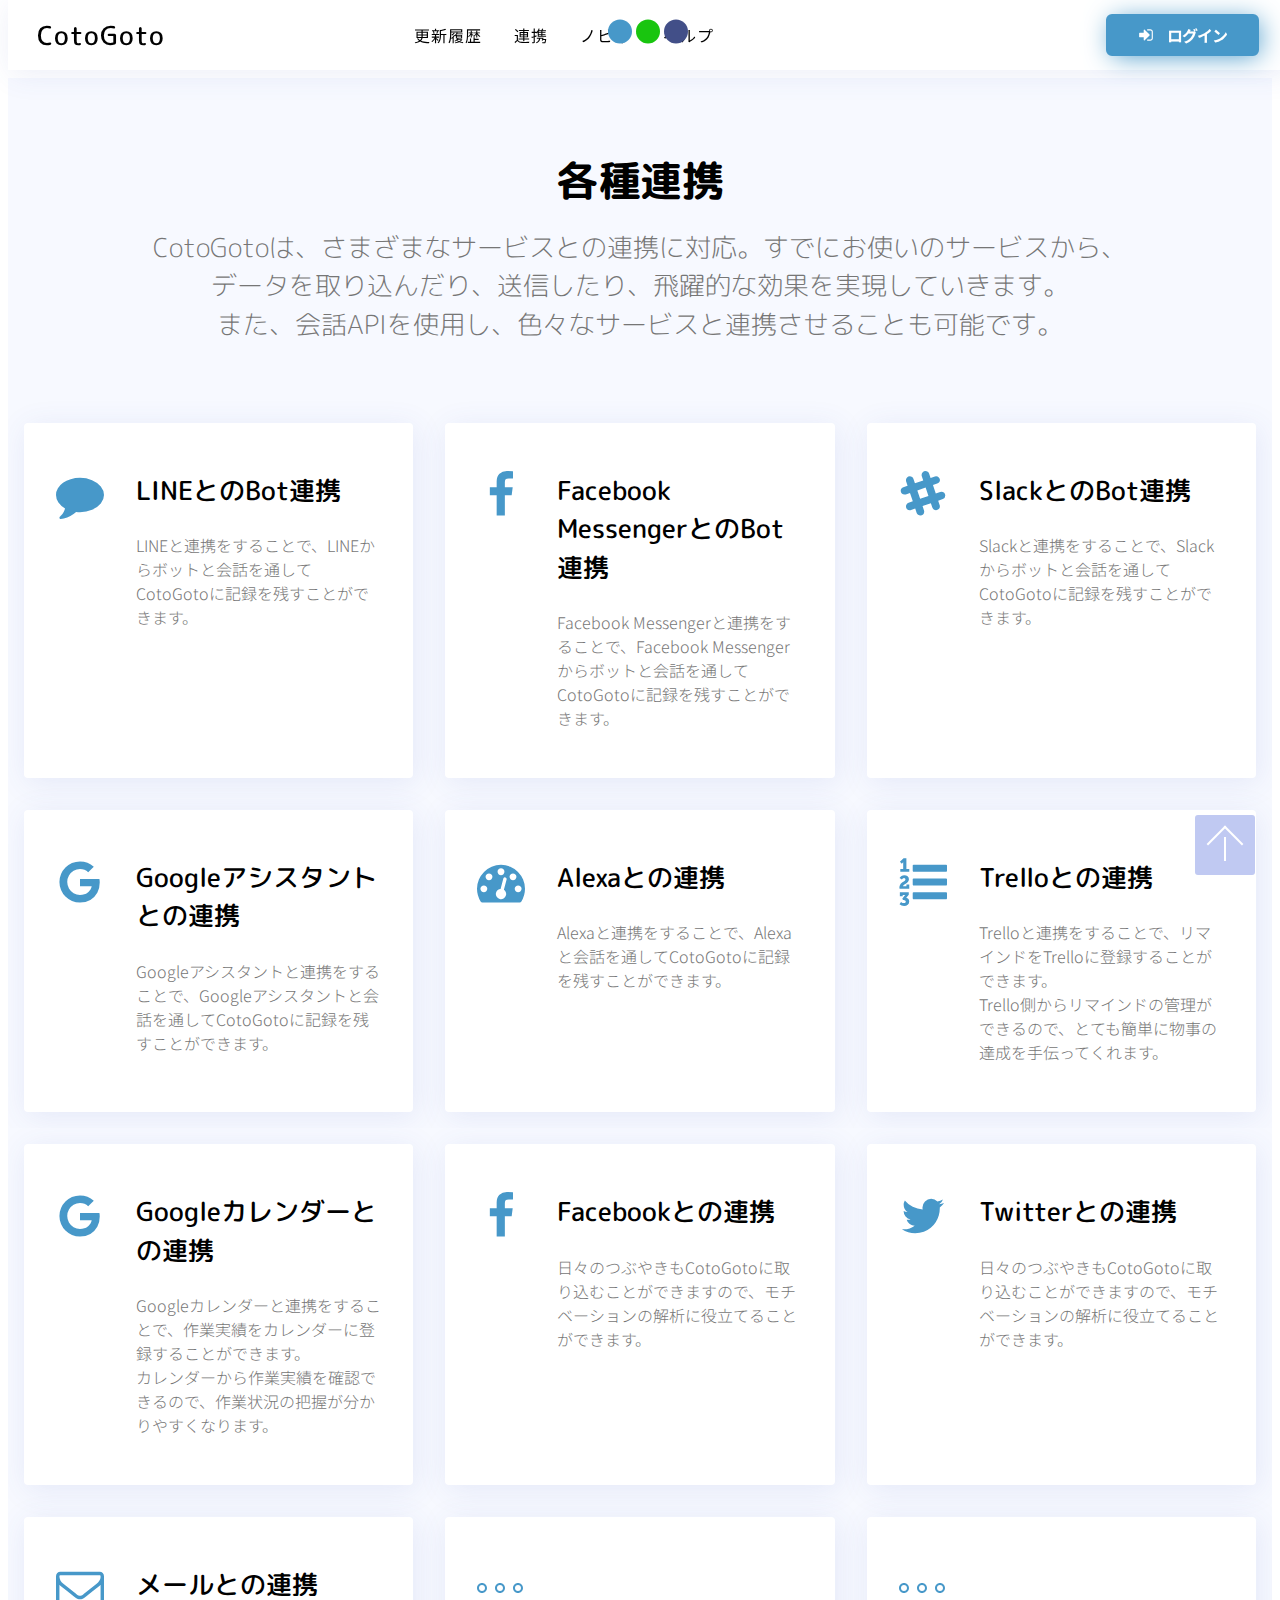
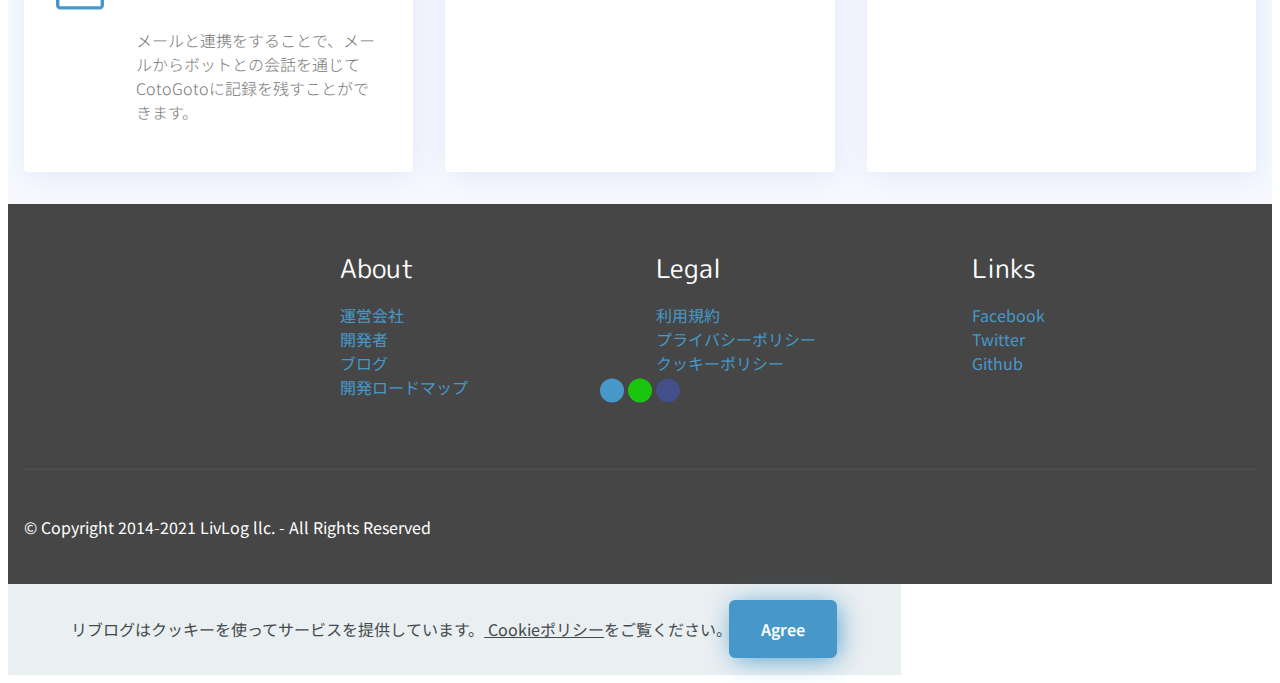
<file: docs/integration.html>
<!DOCTYPE html>
<html amp >
<head>
  
  <meta charset="UTF-8">
  <meta http-equiv="X-UA-Compatible" content="IE=edge">
  
  <meta name="viewport" content="width=device-width, initial-scale=1, minimum-scale=1">
  <link rel="shortcut icon" href="assets/images/icon-90x90.png" type="image/x-icon">
  <meta name="description" content="CotoGotoは、さまざまなサービスとの連携に対応。すでにお使いのサービスから、データを取り込んだり、送信したり、飛躍的な効果を実現していきます。また、会話APIを使用し、色々なサービスと連携させることも可能です。">
  <meta name="amp-script-src" content="">
  
  <title>各種連携 ・ CotoGoto(コトゴト)</title>
  
<link rel="canonical" href="https://www.cotogoto.ai/integration.html">
 <style amp-boilerplate>body{-webkit-animation:-amp-start 8s steps(1,end) 0s 1 normal both;-moz-animation:-amp-start 8s steps(1,end) 0s 1 normal both;-ms-animation:-amp-start 8s steps(1,end) 0s 1 normal both;animation:-amp-start 8s steps(1,end) 0s 1 normal both}@-webkit-keyframes -amp-start{from{visibility:hidden}to{visibility:visible}}@-moz-keyframes -amp-start{from{visibility:hidden}to{visibility:visible}}@-ms-keyframes -amp-start{from{visibility:hidden}to{visibility:visible}}@-o-keyframes -amp-start{from{visibility:hidden}to{visibility:visible}}@keyframes -amp-start{from{visibility:hidden}to{visibility:visible}}</style>
<noscript><style amp-boilerplate>body{-webkit-animation:none;-moz-animation:none;-ms-animation:none;animation:none}</style></noscript>
<link href="https://fonts.googleapis.com/css?family=M+PLUS+Rounded+1c:100,300,400,500,700,800,900&display=swap" rel="stylesheet">
 <link href="https://fonts.googleapis.com/css?family=Noto+Sans+JP:100,300,400,500,700,900&display=swap" rel="stylesheet">
 
 <style amp-custom> 
.gdpr-block{padding: 10px;font-size: 14px;display: block;width: 100%;text-align: center;}.gdpr-block.covert {display: none;}.textGDPR{position: relative;}.gdpr-block label span.textGDPR input[name='gdpr']{ width: 15px;height: 15px;margin: 0;position: absolute;top: 3px;left: -20px;}.gdpr-block label{color: #a7a7a7;vertical-align: middle;user-select: none;margin-bottom: 0;}div,span,h1,h2,h3,h4,h5,h6,p,blockquote,a,ol,ul,li,figcaption,textarea,input{font:inherit}*{box-sizing:border-box;outline:none}*:focus{outline:none}body{position:relative;font-style:normal;line-height:1.5;color:#000000}section{background-color:#ffffff;background-position:50% 50%;background-repeat:no-repeat;background-size:cover;overflow:hidden;padding:30px 0}section,.container,.container-fluid{position:relative;word-wrap:break-word}h1,h2,h3,h4,h5,h6{margin:0;padding:0}p,li,blockquote{letter-spacing:0px;line-height:1.7}ul,ol,blockquote,p{margin-bottom:0;margin-top:0}a{cursor:pointer}a,a:hover{text-decoration:none}a.mbr-iconfont:hover{text-decoration:none}h1,h2,h3,h4,h5,h6,.display-1,.display-2,.display-4,.display-5,.display-7{word-break:break-word;word-wrap:break-word}b,strong{font-weight:bold}blockquote{padding:10px 0 10px 20px;position:relative;border-left:3px solid}input:-webkit-autofill,input:-webkit-autofill:hover,input:-webkit-autofill:focus,input:-webkit-autofill:active{transition-delay:9999s;transition-property:background-color,color}html,body{height:auto;min-height:100vh}.mbr-section-title{margin:0;padding:0;font-style:normal;line-height:1.2;width:100%}.mbr-section-subtitle{line-height:1.3;width:100%}.mbr-text{font-style:normal;line-height:1.6;width:100%}.mbr-figure{align-self:center}.btn{text-align:center;position:relative;margin:0.4rem 0.8rem;font-weight:600;border-width:2px;letter-spacing:-1px;word-spacing:1.5px;border-style:solid;font-style:normal;white-space:normal;transition:all 0.2s ease-in-out,box-shadow 2s ease-in-out;display:inline-flex;align-items:center;justify-content:center;word-break:break-word;line-height:1.5}.btn-form{padding:1rem 2rem}.btn-form:hover{cursor:pointer}.note-popover .btn:after{display:none}.card-title{margin:0}.card-img{border-radius:0;width:auto;flex-shrink:0}.card-img img{width:100%}.card{position:relative;background-color:transparent;border:none;border-radius:0;width:100%;padding-left:1rem;padding-right:1rem}@media (max-width: 767px){.card:not(.last-child){padding-bottom:2rem}}.card .card-wrapper{height:100%;box-shadow:2.5px 4.33px 30px 0 rgba(64,87,191,0.1);transition:all 0.3s}.card .card-wrapper:hover{box-shadow:2.5px 4.33px 30px 0 rgba(64,87,191,0.2)}@media (max-width: 767px){.card .card-wrapper{flex-direction:column}}.card img{height:100%;-o-object-fit:cover;object-fit:cover;-o-object-position:center;object-position:center}@media (min-width: 992px){.lg-pb{padding-bottom:3rem}}@media (max-width: 991px){.md-pb{padding-bottom:2rem}}.card-inner,.items-list{display:flex;flex-direction:column}.items-list{list-style-type:none;padding:0}.items-list .list-item{padding:1rem 2rem}.card-head{padding:1.5rem 2rem}.card-price-wrap{padding:1rem 2rem;display:flex;flex-direction:column}.card-button{padding:1rem;margin:0}.gallery-img-wrap{position:relative;height:100%}.gallery-img-wrap:hover{cursor:pointer}.gallery-img-wrap:hover span,.gallery-img-wrap:hover .caption-on-hover{opacity:1}.gallery-img-wrap:hover:after{opacity:0.5}.gallery-img-wrap amp-img{height:100%}.gallery-img-wrap:after{content:"";position:absolute;top:0;bottom:0;left:0;right:0;background:#000;opacity:0;transition:opacity 0.3s;pointer-events:none}.gallery-img-wrap span,.gallery-img-wrap .img-caption{position:absolute;z-index:3;pointer-events:none}.gallery-img-wrap span,.gallery-img-wrap .caption-on-hover{opacity:0;transition:opacity 0.3s}.gallery-img-wrap span{left:50%;top:50%;-webkit-transform:translate(-50%,-50%);transform:translate(-50%,-50%);color:#000;background-color:#fff;font-size:1rem;width:2rem;height:2rem;padding:0.5rem;border-radius:50%}.gallery-img-wrap .img-caption{left:0;right:0}.gallery-img-wrap .img-caption.caption-top{top:0}.gallery-img-wrap .img-caption.caption-bottom{bottom:0}.gallery-img-wrap .img-caption:not(.caption-on-hover):after{content:"";position:absolute;top:0;left:0;right:0;height:100%;transition:opacity 0.3s;z-index:-1;pointer-events:none}.is-builder .gallery-img-wrap span{pointer-events:all}.is-builder .gallery-img-wrap .img-caption>*{pointer-events:all}.icons-list a{margin-right:1rem}.icons-list a:last-child{margin-right:0}.counter-container{position:relative}.counter-container ol li{margin-bottom:2rem}.counter-container.stylizedCounters ol{counter-reset:section}.counter-container.stylizedCounters ol li{z-index:3;list-style:none}.counter-container.stylizedCounters ol li:before{z-index:2;position:absolute;left:0px;counter-increment:section;content:counters(section,".") " ";text-align:center;margin:0 10px;line-height:37px;width:40px;height:40px;transition:all 0.2s;color:#232323;font-size:25px;border-radius:50%;font-weight:bold}.timeline-wrap{position:relative}.timeline-wrap .iconBackground{position:absolute;left:50%;width:20px;height:20px;line-height:30px;text-align:center;border-radius:50%;font-size:30px;display:inline-block;background-color:#232323;top:20px;margin-left:-10px}@media (max-width: 768px){.timeline-wrap .iconBackground{left:0}}.separline{position:relative}@media (max-width: 768px){.separline:not(.last-child){padding-bottom:2rem}}.separline:before{position:absolute;content:"";width:2px;background-color:#232323;left:calc(50% - 1px);height:calc(100% - 20px);top:40px}@media (max-width: 768px){.separline:before{left:0}}amp-image-lightbox a.control{position:absolute;width:32px;height:32px;right:48px;top:32px;z-index:1000}amp-image-lightbox a.control .close{position:relative}amp-image-lightbox a.control .close:before,amp-image-lightbox a.control .close:after{position:absolute;left:15px;content:" ";height:33px;width:2px;background-color:#fff}amp-image-lightbox a.control .close:before{-webkit-transform:rotate(45deg);transform:rotate(45deg)}amp-image-lightbox a.control .close:after{-webkit-transform:rotate(-45deg);transform:rotate(-45deg)}.hidden{visibility:hidden}.super-hide{display:none}.inactive{-webkit-user-select:none;-moz-user-select:none;-ms-user-select:none;user-select:none;pointer-events:none;-webkit-user-drag:none;user-drag:none}.popover-content ul.show{min-height:155px}.mbr-white{color:#ffffff}.mbr-black{color:#000000}.mbr-gray{color:#767676}.align-left{text-align:left}.align-left .list-item{justify-content:flex-start}.align-center{text-align:center}.align-center .list-item{justify-content:center}.align-right{text-align:right}.align-right .list-item{justify-content:flex-end}@media (max-width: 767px){.align-left,.align-center,.align-right{text-align:center}.align-left .list-item,.align-center .list-item,.align-right .list-item{justify-content:center}}.mbr-light{font-weight:300}.mbr-regular{font-weight:400}.mbr-semibold{font-weight:500}.mbr-bold{font-weight:700}.mbr-section-btn{margin-left:-0.8rem;margin-right:-0.8rem;font-size:0}nav .mbr-section-btn{margin-left:0rem;margin-right:0rem}.btn .mbr-iconfont,.btn.btn-sm .mbr-iconfont{cursor:pointer;margin-right:0.5rem}.btn.btn-md .mbr-iconfont,.btn.btn-md .mbr-iconfont{margin-right:0.8rem}[type="submit"]{-webkit-appearance:none}.mbr-fullscreen .mbr-overlay{min-height:100vh}.mbr-fullscreen{display:flex;display:-moz-flex;display:-ms-flex;display:-o-flex;align-items:center;-webkit-align-items:center;min-height:100vh;padding-top:3rem;padding-bottom:3rem}.mbr-overlay{bottom:0;left:0;position:absolute;right:0;top:0;z-index:0}.mbr-parallax-bg{bottom:0;left:0;opacity:0.5;position:absolute;right:0;top:0;z-index:0;background-position:50% 50%;background-repeat:no-repeat;background-size:cover}section.menu{min-height:70px}.menu-container{display:flex;justify-content:space-between;align-items:center;min-height:70px}@media (max-width: 991px){.menu-container{max-width:100%;padding:0 2rem}}@media (max-width: 767px){.menu-container{padding:0 1rem}}.navbar{z-index:100;width:100%}.navbar-fixed-top{position:fixed;top:0}.navbar-brand{display:flex;align-items:center;word-break:break-word;z-index:1}.navbar-logo{margin-right:0.8rem}@media (max-width: 767px){.navbar-logo amp-img{max-height:55px;max-width:55px}}.navbar-caption-wrap{display:flex}.navbar .navbar-collapse{display:flex;flex-basis:auto;align-items:center;justify-content:flex-end}@media (max-width: 991px){.navbar .navbar-collapse{display:none;position:absolute;top:0;right:0;min-height:100vh;padding:70px 2rem 1rem;z-index:1}}@media (max-width: 991px){.navbar.opened .navbar-collapse.show,.navbar.opened .navbar-collapse.collapsing{display:block}.is-builder .navbar-collapse{position:fixed}}.navbar-nav{list-style-type:none;display:flex;flex-wrap:wrap;padding-left:0;min-width:10rem}@media (max-width: 991px){.navbar-nav{flex-direction:column}}.navbar-nav .mbr-iconfont{margin-right:0.2rem}.nav-item{word-break:break-all}.nav-link{display:flex;align-items:center;justify-content:center}.nav-link,.navbar-caption{transition:all 0.2s;letter-spacing:1px}.nav-dropdown .dropdown-menu{min-width:10rem;padding-bottom:1.25rem;padding-top:1.25rem;position:absolute;left:0}.nav-dropdown .dropdown-menu .dropdown-item{line-height:2;display:flex;justify-content:center;align-items:center;padding:0.25rem 1.5rem;white-space:nowrap}.nav-dropdown .dropdown-menu .dropdown{position:relative}.dropdown-menu .dropdown:hover>.dropdown-menu{opacity:1;pointer-events:all}.nav-dropdown .dropdown-submenu{top:0;left:100%;margin:0}.nav-item.dropdown{position:relative}.nav-item.dropdown .dropdown-menu{opacity:0;pointer-events:none}.nav-item.dropdown:hover>.dropdown-menu{opacity:1;pointer-events:all}.link.dropdown-toggle:after{content:"";margin-left:0.25rem;border-top:0.35em solid;border-right:0.35em solid transparent;border-left:0.35em solid transparent;border-bottom:0}.navbar .dropdown.open>.dropdown-menu{display:block}@media (max-width: 991px){.is-builder .nav-dropdown .dropdown-menu{position:relative}.nav-dropdown .dropdown-submenu{left:0}.dropdown-item{padding:0.25rem 1.5rem;margin:0;justify-content:center}.dropdown-item:after{right:auto}.navbar.opened .dropdown-menu{top:0}.dropdown-toggle[data-toggle="dropdown-submenu"]:after{content:"";margin-left:0.25rem;border-top:0.35em solid;border-right:0.35em solid transparent;border-left:0.35em solid transparent;border-bottom:0;top:55%}}.navbar-buttons{display:flex;flex-wrap:wrap;align-items:center;justify-content:center}@media (max-width: 991px){.navbar-buttons{flex-direction:column}}.menu-social-list{display:flex;align-items:center;justify-content:center;flex-wrap:wrap}.menu-social-list a{font-size:1.5rem;margin:0 0.5rem}button.navbar-toggler{position:absolute;right:20px;top:25px;width:31px;height:20px;cursor:pointer;transition:all 0.2s;align-self:center}.hamburger span{position:absolute;right:0;width:30px;height:2px;border-right:5px}.hamburger span:nth-child(1){top:0;transition:all 0.2s}.hamburger span:nth-child(2){top:8px;transition:all 0.15s}.hamburger span:nth-child(3){top:8px;transition:all 0.15s}.hamburger span:nth-child(4){top:16px;transition:all 0.2s}nav.opened .navbar-toggler:not(.hide) .hamburger span:nth-child(1){top:8px;width:0;opacity:0;right:50%;transition:all 0.2s}nav.opened .navbar-toggler:not(.hide) .hamburger span:nth-child(2){-webkit-transform:rotate(45deg);transform:rotate(45deg);transition:all 0.25s}nav.opened .navbar-toggler:not(.hide) .hamburger span:nth-child(3){-webkit-transform:rotate(-45deg);transform:rotate(-45deg);transition:all 0.25s}nav.opened .navbar-toggler:not(.hide) .hamburger span:nth-child(4){top:8px;width:0;opacity:0;right:50%;transition:all 0.2s}.ampstart-btn.hamburger{position:absolute;top:25px;right:15px;margin-left:auto;width:30px;height:20px;background:none;border:none;cursor:pointer;z-index:1000}@media (min-width: 992px){.ampstart-btn,amp-sidebar{display:none}.dropdown-menu .dropdown-toggle:after{content:"";border-bottom:0.35em solid transparent;border-left:0.35em solid;border-right:0;border-top:0.35em solid transparent;margin-left:0.3rem;margin-top:-0.3077em;position:absolute;right:1.1538em;top:50%}}.close-sidebar{width:30px;height:30px;position:relative;cursor:pointer;background-color:transparent;border:none}.close-sidebar span{position:absolute;left:0;width:30px;height:2px;border-right:5px}.close-sidebar span:nth-child(1){-webkit-transform:rotate(45deg);transform:rotate(45deg)}.close-sidebar span:nth-child(2){-webkit-transform:rotate(-45deg);transform:rotate(-45deg)}.builder-sidebar{position:relative;min-height:100vh;z-index:1030;padding:1rem 2rem;max-width:20rem}.builder-sidebar .dropdown:hover>.dropdown-menu{position:relative;text-align:center}section.sidebar-open:before{content:"";position:fixed;top:0;bottom:0;right:0;left:0;background-color:rgba(0,0,0,0.2);z-index:1040}.map-placeholder{display:none}.map-placeholder h4{padding-top:5rem;color:#767676;text-align:center}.google-map{position:relative;width:100%}@media (max-width: 992px){.google-map{padding:0;margin:0}}.google-map [data-state-details]{color:#6b6763;font-family:Montserrat;height:1.5em;margin-top:-0.75em;padding-left:1.25rem;padding-right:1.25rem;position:absolute;text-align:center;top:50%;width:100%}.google-map[data-state]{background:#e9e5dc}.google-map[data-state="loading"] [data-state-details]{display:none}div[submit-success]>*{padding:1rem;margin-bottom:1rem}div[submit-error]>*{padding:1rem;margin-bottom:1rem}textarea[type="hidden"]{display:none}amp-img{width:100%}amp-img img{max-height:100%;max-width:100%}img.mbr-temp{width:100%}.rounded{border-radius:50%}.is-builder .nodisplay+img[async],.is-builder .nodisplay+img[decoding="async"],.is-builder amp-img>a+img[async],.is-builder amp-img>a+img[decoding="async"]{display:none}html:not(.is-builder) amp-img>a{position:absolute;top:0;bottom:0;left:0;right:0;z-index:1}.is-builder .temp-amp-sizer{position:absolute}.is-builder amp-youtube .temp-amp-sizer,.is-builder amp-vimeo .temp-amp-sizer{position:static}.is-builder section.horizontal-menu .ampstart-btn{display:none}.is-builder section.horizontal-menu .dropdown-menu{z-index:auto;opacity:1;pointer-events:auto}.is-builder section.horizontal-menu .nav-dropdown .link.dropdown-toggle[aria-expanded="true"]{margin-right:0;padding:0.667em 1em}.mobirise-spinner{position:absolute;top:50%;left:40%;margin-left:10%;-webkit-transform:translate3d(-50%,-50%,0);z-index:4}.mobirise-spinner em{width:24px;height:24px;background:#3ac;border-radius:100%;display:inline-block;-webkit-animation:slide 1s infinite}.mobirise-spinner em:nth-child(1){-webkit-animation-delay:0.1s}.mobirise-spinner em:nth-child(2){-webkit-animation-delay:0.2s}.mobirise-spinner em:nth-child(3){-webkit-animation-delay:0.3s}@-webkit-keyframes slide{0%{-webkit-transform:scale(1)}50%{opacity:0.3;-webkit-transform:scale(2)}100%{-webkit-transform:scale(1)}}@keyframes slide{0%{-webkit-transform:scale(1)}50%{opacity:0.3;-webkit-transform:scale(2)}100%{-webkit-transform:scale(1)}}.mobirise-loader .amp-active>div{display:none}.container{padding-right:1rem;padding-left:1rem;width:100%;margin-right:auto;margin-left:auto}@media (max-width: 767px){.container{max-width:540px}}@media (min-width: 768px){.container{max-width:720px}}@media (min-width: 992px){.container{max-width:960px}}@media (min-width: 1200px){.container{max-width:1340px}}.container-fluid{width:100%;margin-right:auto;margin-left:auto;padding-left:1rem;padding-right:1rem}.media-container-row{display:flex;flex-wrap:wrap}@media (min-width: 992px){.media-container-row{flex-wrap:nowrap}}.form-block{z-index:1;background-color:transparent;padding:3rem;position:relative;overflow:hidden}.form-block .mbr-overlay{z-index:-1}@media (max-width: 992px){.form-block{padding:1rem}}form input,form textarea,form select{width:100%;border:1px solid #e4e4e4;font-weight:300;letter-spacing:-1px;background-color:white;box-sizing:border-box;padding:1.5rem 0 1.5rem 1.5rem;border-radius:6px;box-shadow:2.5px 4.33px 30px 0 rgba(64,87,191,0.1)}form input:focus,form textarea:focus,form select:focus{outline:none}form input[type="checkbox"],form input[type="radio"]{border:none;background:none;box-shadow:none;width:auto}form .field{padding-top:0.5rem;padding-bottom:0.5rem}form textarea.field-input{height:188px}form .fieldset{display:flex;justify-content:center;flex-wrap:wrap;align-items:center}form .btn{margin:0}.mbr-flex{display:flex}.flex-wrap{flex-wrap:wrap}.mbr-jc-s{justify-content:flex-start}.mbr-jc-c{justify-content:center}.mbr-jc-e{justify-content:flex-end}.mbr-row,.mbr-form-row{display:flex;flex-wrap:wrap;margin-right:-1rem;margin-left:-1rem}.mbr-form-row{margin-right:-0.5rem;margin-left:-0.5rem}.mbr-form-row>[class*="mbr-col"]{padding-left:0.5rem;padding-right:0.5rem}.mbr-row-reverse{flex-direction:row-reverse}.mbr-column{flex-direction:column}@media (max-width: 767px){.mbr-col,.mbr-col-auto{padding-right:1rem;padding-left:1rem}.mbr-col-sm-12{flex:0 0 100%;max-width:100%;padding-right:1rem;padding-left:1rem}}@media (min-width: 768px){.mbr-col{flex:1 1 auto;max-width:100%;padding-right:1rem;padding-left:1rem}.mbr-col-auto{flex:0 0 auto;width:auto;padding-right:1rem;padding-left:1rem}.mbr-col-md-3{flex:0 0 25%;max-width:25%;padding-right:1rem;padding-left:1rem}.mbr-col-md-4{flex:0 0 33.333333%;max-width:33.333333%;padding-right:1rem;padding-left:1rem}.mbr-col-md-5{flex:0 0 41.666667%;max-width:41.666667%;padding-right:1rem;padding-left:1rem}.mbr-col-md-6{flex:0 0 50%;max-width:50%;padding-right:1rem;padding-left:1rem}.mbr-col-md-7{flex:0 0 58.333333%;max-width:58.333333%;padding-right:1rem;padding-left:1rem}.mbr-col-md-8{flex:0 0 66.666667%;max-width:66.666667%;padding-left:1rem;padding-right:1rem}.mbr-col-md-10{flex:0 0 83.333333%;max-width:83.333333%;padding-left:1rem;padding-right:1rem}.mbr-col-md-12{flex:0 0 100%;max-width:100%;padding-right:1rem;padding-left:1rem}}@media (min-width: 992px){.mbr-col-lg-2{flex:0 0 16.666667%;max-width:16.666667%;padding-right:1rem;padding-left:1rem}.mbr-col-lg-3{flex:0 0 25%;max-width:25%;padding-right:1rem;padding-left:1rem}.mbr-col-lg-4{flex:0 0 33.33%;max-width:33.33%;padding-right:1rem;padding-left:1rem}.mbr-col-lg-5{flex:0 0 41.666%;max-width:41.666%;padding-right:1rem;padding-left:1rem}.mbr-col-lg-6{flex:0 0 50%;max-width:50%;padding-right:1rem;padding-left:1rem}.mbr-col-lg-7{flex:0 0 58.333333%;max-width:58.333333%;padding-right:1rem;padding-left:1rem}.mbr-col-lg-8{flex:0 0 66.666667%;max-width:66.666667%;padding-left:1rem;padding-right:1rem}.mbr-col-lg-9{flex:0 0 75%;max-width:75%;padding-left:1rem;padding-right:1rem}.mbr-col-lg-10{flex:0 0 83.3333%;max-width:83.3333%;padding-right:1rem;padding-left:1rem}.mbr-col-lg-12{flex:0 0 100%;max-width:100%;padding-right:1rem;padding-left:1rem}}@media (min-width: 1200px){.mbr-col-xl-7{flex:0 0 58.333333%;max-width:58.333333%;padding-right:1rem;padding-left:1rem}.mbr-col-xl-4{flex:0 0 33.333333%;max-width:33.333333%;padding-right:1rem;padding-left:1rem}.mbr-col-xl-8{flex:0 0 66.666667%;max-width:66.666667%;padding-left:1rem;padding-right:1rem}.mbr-col-xl-5{flex:0 0 41.666667%;max-width:41.666667%}}.btn-icon{display:none}.mbr-pt-1{padding-top:0.5rem}.mbr-pt-2{padding-top:1rem}.mbr-pt-3{padding-top:1.5rem}.mbr-pt-4{padding-top:2rem}.mbr-pt-5{padding-top:3rem}.mbr-pb-1{padding-bottom:0.5rem}.mbr-pb-2{padding-bottom:1rem}.mbr-pb-3{padding-bottom:1.5rem}.mbr-pb-4{padding-bottom:2rem}.mbr-pb-5{padding-bottom:3rem}.mbr-px-1{padding-left:0.5rem;padding-right:0.5rem}.mbr-px-2{padding-left:1rem;padding-right:1rem}.mbr-px-3{padding-left:1.5rem;padding-right:1.5rem}.mbr-px-4{padding-left:2rem;padding-right:2rem}@media (max-width: 991px){.mbr-px-4{padding-left:1rem;padding-right:1rem}}.mbr-px-5{padding-left:3rem;padding-right:3rem}@media (max-width: 991px){.mbr-px-5{padding-left:1rem;padding-right:1rem}}.mbr-m-sub-1{margin-left:-1rem;margin-right:-1rem}@media (max-width: 768px){.mbr-m-sub-1{margin-left:0;margin-right:0}}.mbr-py-1{padding-top:0.5rem;padding-bottom:0.5rem}.mbr-py-2{padding-top:1rem;padding-bottom:1rem}@media (max-width: 767px){.mbr-py-2{padding-top:0rem;padding-bottom:0rem}}.mbr-py-3{padding-top:1.5rem;padding-bottom:1.5rem}@media (max-width: 991px){.mbr-py-3{padding-top:1rem;padding-bottom:1rem}}.mbr-py-4{padding-top:2rem;padding-bottom:2rem}@media (max-width: 991px){.mbr-py-4{padding-top:1rem;padding-bottom:1rem}}.mbr-py-5{padding-top:3rem;padding-bottom:3rem}@media (max-width: 991px){.mbr-py-5{padding-top:1rem;padding-bottom:1rem}}.mbr-p-1{padding:0.5rem}.mbr-p-2{padding:1rem}.mbr-p-3{padding:1.5rem}@media (max-width: 991px){.mbr-p-3{padding:1rem}}.mbr-p-4{padding:2rem}@media (max-width: 991px){.mbr-p-4{padding:1rem}}.mbr-p-5{padding:3rem}@media (max-width: 991px){.mbr-p-5{padding:1rem}}.mbr-ml-auto{margin-left:auto}.mbr-mr-auto{margin-right:auto}.mbr-m-auto{margin:auto}amp-img,img{height:100%;width:100%}amp-sidebar{background:transparent}#scrollToTopMarker{position:absolute;width:0px;height:0px;top:300px}#scrollToTopButton{position:fixed;bottom:25px;right:25px;opacity:0.4;z-index:5000;font-size:32px;height:60px;width:60px;border:none;border-radius:3px;cursor:pointer}#scrollToTopButton:focus{outline:none}#scrollToTopButton a:before{content:"";position:absolute;height:40%;top:36%;width:2px;left:calc(50% - 1px)}#scrollToTopButton a:after{content:"";position:absolute;border-top:2px solid;border-right:2px solid;width:40%;height:40%;left:calc(30% - 1px);bottom:30%;-webkit-transform:rotate(-45deg);transform:rotate(-45deg)}.is-builder #scrollToTopButton a:after{left:30%}.is-builder .menu{overflow:visible}input::-webkit-input-placeholder,textarea::-webkit-input-placeholder{color:#d1d1d1}.card-wrapper{border-radius:4px;overflow:hidden;z-index:2}.form-check{margin-bottom:0}.form-check-label{padding-left:0}.form-check-input{position:relative;margin:4px}.form-check-inline{display:inline-flex;align-items:center;padding-left:0;margin-right:.75rem}
body{font-family: Work Sans;}blockquote{border-color: #4798c9;}div[submit-success] > *{background: #424f88;color: #ffffff;}div[submit-error] > *{background: #b2ccd2;color: #000000;}.display-1{font-family: 'M PLUS Rounded 1c',sans-serif;font-size: 2.6rem;line-height: 1.1;}.display-2{font-family: 'M PLUS Rounded 1c',sans-serif;font-size: 2.2rem;line-height: 1.4;}.display-4{font-family: 'Noto Sans JP',sans-serif;font-size: 1rem;line-height: 1.4;}.display-5{font-family: 'M PLUS Rounded 1c',sans-serif;font-size: 1.6rem;line-height: 1.5;}.display-7{font-family: 'Noto Sans JP',sans-serif;font-size: 1rem;line-height: 1.5;letter-spacing: normal;}.mbr-form input,.mbr-form textarea,.mbr-form select{font-family: 'Noto Sans JP',sans-serif;font-size: 1rem;line-height: 1;}@media (max-width: 768px){.display-1{font-size: 2.08rem;font-size: calc( 1.56rem + (2.6 - 1.56) * ((100vw - 20rem) / (48 - 20)));line-height: calc( 1.4 * (1.56rem + (2.6 - 1.56) * ((100vw - 20rem) / (48 - 20))));}.display-2{font-size: 1.76rem;font-size: calc( 1.42rem + (2.2 - 1.42) * ((100vw - 20rem) / (48 - 20)));line-height: calc( 1.4 * (1.42rem + (2.2 - 1.42) * ((100vw - 20rem) / (48 - 20))));}.display-4{font-size: 0.8rem;font-size: calc( 1rem + (1 - 1) * ((100vw - 20rem) / (48 - 20)));line-height: calc( 1.4 * (1rem + (1 - 1) * ((100vw - 20rem) / (48 - 20))));}.display-5{font-size: 1.28rem;font-size: calc( 1.21rem + (1.6 - 1.21) * ((100vw - 20rem) / (48 - 20)));line-height: calc( 1.4 * (1.21rem + (1.6 - 1.21) * ((100vw - 20rem) / (48 - 20))));}.display-7{font-size: 0.8rem;font-size: calc( 1rem + (1 - 1) * ((100vw - 20rem) / (48 - 20)));line-height: calc( 1.4 * (1rem + (1 - 1) * ((100vw - 20rem) / (48 - 20))));}}.btn{transition: all 0.3s;padding: 15px 30px;border-radius: 6px;}.btn-sm{padding: 15px 30px;border-radius: 6px;}.btn-md{padding: 15px 30px;border-radius: 6px;}.btn-lg{padding: 15px 30px;border-radius: 6px;}.bg-primary{background-color: #4798c9;}.bg-success{background-color: #424f88;}.bg-info{background-color: #5ba533;}.bg-warning{background-color: #465052;}.bg-danger{background-color: #b2ccd2;}.btn-secondary{box-shadow: 3px 3px 27px -3px #19c50f;}.btn-secondary,.btn-secondary:active,.btn-secondary.active{background-color: #19c50f;border-color: #19c50f;color: #ffffff;}.btn-secondary:hover,.btn-secondary:focus,.btn-secondary.focus{background-color: #000000;border-color: #000000;color: #ffffff;}.btn-secondary.disabled,.btn-secondary:disabled{color: #ffffff;background-color: #000000;border-color: #000000;}.btn-secondary:hover{box-shadow: none;}.btn-info{box-shadow: 3px 3px 27px -3px #5ba533;}.btn-info,.btn-info:active,.btn-info.active{background-color: #5ba533;border-color: #5ba533;color: #ffffff;}.btn-info:hover,.btn-info:focus,.btn-info.focus{background-color: #000000;border-color: #000000;color: #ffffff;}.btn-info.disabled,.btn-info:disabled{color: #ffffff;background-color: #000000;border-color: #000000;}.btn-info:hover{box-shadow: none;}.btn-success{box-shadow: 3px 3px 27px -3px #424f88;}.btn-success,.btn-success:active,.btn-success.active{background-color: #424f88;border-color: #424f88;color: #ffffff;}.btn-success:hover,.btn-success:focus,.btn-success.focus{background-color: #000000;border-color: #000000;color: #ffffff;}.btn-success.disabled,.btn-success:disabled{color: #ffffff;background-color: #000000;border-color: #000000;}.btn-success:hover{box-shadow: none;}.btn-warning{box-shadow: 3px 3px 27px -3px #465052;}.btn-warning,.btn-warning:active,.btn-warning.active{background-color: #465052;border-color: #465052;color: #ffffff;}.btn-warning:hover,.btn-warning:focus,.btn-warning.focus{background-color: #000000;border-color: #000000;color: #ffffff;}.btn-warning.disabled,.btn-warning:disabled{color: #ffffff;background-color: #000000;border-color: #000000;}.btn-warning:hover{box-shadow: none;}.btn-danger{box-shadow: 3px 3px 27px -3px #b2ccd2;}.btn-danger,.btn-danger:active,.btn-danger.active{background-color: #b2ccd2;border-color: #b2ccd2;color: #ffffff;}.btn-danger:hover,.btn-danger:focus,.btn-danger.focus{background-color: #000000;border-color: #000000;color: #ffffff;}.btn-danger.disabled,.btn-danger:disabled{color: #ffffff;background-color: #000000;border-color: #000000;}.btn-danger:hover{box-shadow: none;}.btn-primary{box-shadow: 3px 3px 27px -3px #4798c9;}.btn-primary,.btn-primary:active,.btn-primary.active{background-color: #4798c9;border-color: #4798c9;color: #ffffff;}.btn-primary:hover,.btn-primary:focus,.btn-primary.focus{background-color: #000000;border-color: #000000;color: #ffffff;}.btn-primary.disabled,.btn-primary:disabled{color: #ffffff;background-color: #000000;border-color: #000000;}.btn-primary:hover{box-shadow: none;}.btn-black{box-shadow: 3px 3px 27px -3px #010101;}.btn-black,.btn-black:active,.btn-black.active{background-color: #010101;border-color: #010101;color: #ffffff;}.btn-black:hover,.btn-black:focus,.btn-black.focus{background-color: #000000;border-color: #000000;color: #ffffff;}.btn-black.disabled,.btn-black:disabled{color: #ffffff;background-color: #000000;border-color: #000000;}.btn-black:hover{box-shadow: none;}.btn-white,.btn-white:active,.btn-white.active{background-color: #fcfcfc;border-color: #fcfcfc;color: #7d7d7d;}.btn-white:hover,.btn-white:focus,.btn-white.focus{background-color: #000000;border-color: #000000;color: #7d7d7d;}.btn-white.disabled,.btn-white:disabled{color: #7d7d7d;background-color: #000000;border-color: #000000;}.btn-primary-outline,.btn-primary-outline:active,.btn-primary-outline.active{background: none;border-color: #4798c9;color: #4798c9;}.btn-primary-outline:hover,.btn-primary-outline:focus,.btn-primary-outline.focus{color: #ffffff;background-color: #4798c9;border-color: #4798c9;box-shadow: 3px 3px 27px -3px #4798c9;}.btn-primary-outline.disabled,.btn-primary-outline:disabled{color: #ffffff;background-color: #4798c9;border-color: #4798c9;}.btn-secondary-outline,.btn-secondary-outline:active,.btn-secondary-outline.active{background: none;border-color: #19c50f;color: #19c50f;}.btn-secondary-outline:hover,.btn-secondary-outline:focus,.btn-secondary-outline.focus{color: #ffffff;background-color: #19c50f;border-color: #19c50f;box-shadow: 3px 3px 27px -3px #19c50f;}.btn-secondary-outline.disabled,.btn-secondary-outline:disabled{color: #ffffff;background-color: #19c50f;border-color: #19c50f;}.btn-info-outline,.btn-info-outline:active,.btn-info-outline.active{background: none;border-color: #5ba533;color: #5ba533;}.btn-info-outline:hover,.btn-info-outline:focus,.btn-info-outline.focus{color: #ffffff;background-color: #5ba533;border-color: #5ba533;box-shadow: 3px 3px 27px -3px #5ba533;}.btn-info-outline.disabled,.btn-info-outline:disabled{color: #ffffff;background-color: #5ba533;border-color: #5ba533;}.btn-success-outline,.btn-success-outline:active,.btn-success-outline.active{background: none;border-color: #424f88;color: #424f88;}.btn-success-outline:hover,.btn-success-outline:focus,.btn-success-outline.focus{color: #ffffff;background-color: #424f88;border-color: #424f88;box-shadow: 3px 3px 27px -3px #424f88;}.btn-success-outline.disabled,.btn-success-outline:disabled{color: #ffffff;background-color: #424f88;border-color: #424f88;}.btn-warning-outline,.btn-warning-outline:active,.btn-warning-outline.active{background: none;border-color: #465052;color: #465052;}.btn-warning-outline:hover,.btn-warning-outline:focus,.btn-warning-outline.focus{color: #ffffff;background-color: #465052;border-color: #465052;box-shadow: 3px 3px 27px -3px #465052;}.btn-warning-outline.disabled,.btn-warning-outline:disabled{color: #ffffff;background-color: #465052;border-color: #465052;}.btn-danger-outline,.btn-danger-outline:active,.btn-danger-outline.active{background: none;border-color: #b2ccd2;color: #b2ccd2;}.btn-danger-outline:hover,.btn-danger-outline:focus,.btn-danger-outline.focus{color: #ffffff;background-color: #b2ccd2;border-color: #b2ccd2;box-shadow: 3px 3px 27px -3px #b2ccd2;}.btn-danger-outline.disabled,.btn-danger-outline:disabled{color: #ffffff;background-color: #b2ccd2;border-color: #b2ccd2;}.btn-black-outline,.btn-black-outline:active,.btn-black-outline.active{background: none;border-color: #010101;color: #010101;}.btn-black-outline:hover,.btn-black-outline:focus,.btn-black-outline.focus{color: #ffffff;background-color: #010101;border-color: #010101;box-shadow: 3px 3px 27px -3px #010101;}.btn-black-outline.disabled,.btn-black-outline:disabled{color: #ffffff;background-color: #010101;border-color: #010101;}.btn-white-outline,.btn-white-outline:active,.btn-white-outline.active{background: none;border-color: #fcfcfc;color: #fcfcfc;}.btn-white-outline:hover,.btn-white-outline:focus,.btn-white-outline.focus{color: #7d7d7d;background-color: #fcfcfc;border-color: #fcfcfc;box-shadow: 3px 3px 27px -3px #fcfcfc;}.btn-white-outline.disabled,.btn-white-outline:disabled{color: #7d7d7d;background-color: #fcfcfc;border-color: #fcfcfc;}.text-primary{color: #4798c9;}.text-secondary{color: #19c50f;}.text-success{color: #424f88;}.text-info{color: #5ba533;}.text-warning{color: #465052;}.text-danger{color: #b2ccd2;}.text-white{color: #fcfcfc;}.text-black{color: #010101;}a[class*="text-"],.amp-iconfont{transition: 0.2s ease-in-out;}.amp-iconfont{color: #4798c9;}a.text-primary:hover,a.text-primary:focus{color: #1b435c;}a.text-secondary:hover,a.text-secondary:focus{color: #073704;}a.text-success:hover,a.text-success:focus{color: #101321;}a.text-info:hover,a.text-info:focus{color: #1b300f;}a.text-warning:hover,a.text-warning:focus{color: #000000;}a.text-danger:hover,a.text-danger:focus{color: #578994;}a.text-white:hover,a.text-white:focus{color: #e6e6e6;}a.text-black:hover,a.text-black:focus{color: #cccccc;}.alert-success{background-color: #424f88;}.alert-info{background-color: #5ba533;}.alert-warning{background-color: #465052;}.alert-danger{background-color: #b2ccd2;}.mbr-plan-header.bg-primary .mbr-plan-subtitle,.mbr-plan-header.bg-primary .mbr-plan-price-desc{color: #e5f0f7;}.mbr-plan-header.bg-success .mbr-plan-subtitle,.mbr-plan-header.bg-success .mbr-plan-price-desc{color: #8591c4;}.mbr-plan-header.bg-info .mbr-plan-subtitle,.mbr-plan-header.bg-info .mbr-plan-price-desc{color: #9fd880;}.mbr-plan-header.bg-warning .mbr-plan-subtitle,.mbr-plan-header.bg-warning .mbr-plan-price-desc{color: #bac2c4;}.mbr-plan-header.bg-danger .mbr-plan-subtitle,.mbr-plan-header.bg-danger .mbr-plan-price-desc{color: #ffffff;}.mobirise-spinner em:nth-child(1){background: #4798c9;}.mobirise-spinner em:nth-child(2){background: #19c50f;}.mobirise-spinner em:nth-child(3){background: #424f88;}#scrollToTopButton{background-color: #6278df;}#scrollToTopButton a:before{background: #ffffff;}#scrollToTopButton a:after{border-top-color: #ffffff;border-right-color: #ffffff;}.display-1 .mbr-iconfont-btn{font-size: 2.6rem;width: 2.6rem;}.display-2 .mbr-iconfont-btn{font-size: 2.2rem;width: 2.2rem;}.display-4 .mbr-iconfont-btn{font-size: 1rem;width: 1rem;}.display-5 .mbr-iconfont-btn{font-size: 1.6rem;width: 1.6rem;}.display-7 .mbr-iconfont-btn{font-size: 1rem;width: 1rem;}form input:not([type="checkbox"]):not([type="radio"]),form textarea,form select{transition: all 0.3s;}form input:not([type="checkbox"]):not([type="radio"]):focus,form textarea:focus,form select:focus{border-color: #4798c9;box-shadow: 3px 3px 27px -3px #4798c9;}.cid-riSi1GWWmG{background-color: #ffffff;overflow: visible;}.cid-riSi1GWWmG .navbar{background: #ffffff;box-shadow: 2.5px 4.33px 30px 0 rgba(64,87,191,0.1);}.cid-riSi1GWWmG .dropdown-menu{box-shadow: 5px 7px 8px -3px rgba(64,87,191,0.1);}.cid-riSi1GWWmG .dropdown-item{border-bottom: 1px solid #e6e6e6;}.cid-riSi1GWWmG .navbar-brand amp-img{height: 45px;width: 45px;}.cid-riSi1GWWmG .navbar-caption{line-height: inherit;}.cid-riSi1GWWmG .nav-dropdown .dropdown-menu{padding-bottom: 0;padding-top: 0.5rem;}.cid-riSi1GWWmG .nav-dropdown .dropdown-menu .dropdown-item{justify-content: flex-start;padding: 0.5rem 1.5rem;}.cid-riSi1GWWmG .btn{padding: 8px 30px;}.cid-riSi1GWWmG .navbar .navbar-collapse{width: 70%;justify-content: space-between;}@media (max-width: 991px){.cid-riSi1GWWmG .navbar .navbar-collapse{background: #ffffff;}}.cid-riSi1GWWmG .nav-link{margin: 0.667em 1em;padding: 0;}.cid-riSi1GWWmG .dropdown-item.active,.cid-riSi1GWWmG .dropdown-item:active{background-color: transparent;}.cid-riSi1GWWmG .dropdown-menu{background: #ffffff;}.cid-riSi1GWWmG .hamburger span{background-color: #232323;}.cid-riSi1GWWmG .builder-sidebar{background-color: #ffffff;}.cid-riSi1GWWmG .close-sidebar:focus{outline: 2px auto #4798c9;}.cid-riSi1GWWmG .close-sidebar span{background-color: #232323;}.cid-riSi1GWWmG .link:hover,.cid-riSi1GWWmG .dropdown-item:hover{color: #4798c9;}.cid-riSi1GWWmG .amp-iconfont{font-size: 1.5rem;width: 1.5rem;}.cid-riSQrj8P7k{padding-top: 5rem;padding-bottom: 1rem;background-color: #f7f9ff;}.cid-riSQrj8P7k .card-wrapper{padding: 3rem 2rem;background: #ffffff;}@media (max-width: 991px){.cid-riSQrj8P7k .card-wrapper{flex-wrap: wrap;}}.cid-riSQrj8P7k .card-img{padding-right: 2rem;}.cid-riSQrj8P7k .card-img .amp-iconfont{color: #4798c9;transition: color 0.2s;}@media (min-width: 768px){.cid-riSQrj8P7k .card-img .amp-iconfont{font-size: 3rem;width: 3rem;}}@media (max-width: 767px){.cid-riSQrj8P7k .card-img .amp-iconfont{font-size: 2.5rem;width: 2.5rem;}}@media (max-width: 767px){.cid-riSQrj8P7k .card-wrapper{padding: 2rem 1rem;}}.cid-riSS7HhB7M{padding-top: 1rem;padding-bottom: 2rem;background-color: #f7f9ff;}.cid-riSS7HhB7M .card-wrapper{padding: 3rem 2rem;background: #ffffff;}@media (max-width: 991px){.cid-riSS7HhB7M .card-wrapper{flex-wrap: wrap;}}.cid-riSS7HhB7M .card-img{padding-right: 2rem;}.cid-riSS7HhB7M .card-img .amp-iconfont{color: #4798c9;transition: color 0.2s;}@media (min-width: 768px){.cid-riSS7HhB7M .card-img .amp-iconfont{font-size: 3rem;width: 3rem;}}@media (max-width: 767px){.cid-riSS7HhB7M .card-img .amp-iconfont{font-size: 2.5rem;width: 2.5rem;}}@media (max-width: 767px){.cid-riSS7HhB7M .card-wrapper{padding: 2rem 1rem;}}.cid-ssqJGdAZcR{padding-top: 45px;padding-bottom: 45px;background-color: #464646;}.cid-ssqJGdAZcR amp-img{text-align: center;width: 58%;}.cid-ssqJGdAZcR .group-title{padding-bottom: 0;margin-bottom: 1rem;padding-top: 0;color: #ffffff;}.cid-ssqJGdAZcR .image-block{display: flex;-webkit-align-items: center;align-items: center;}.cid-ssqJGdAZcR .item{margin: 0;padding-bottom: 0;padding-top: 0;color: #ffffff;}.cid-ssqJGdAZcR hr{margin: 45px 0 0 0;border-color: #fff;opacity: .05;}.cid-ssqJGdAZcR .mbr-text{padding: 0;padding-top: 45px;margin: 0;}@media (max-width: 767px){.cid-ssqJGdAZcR .items-col{text-align: center;margin: 2rem 0;}.cid-ssqJGdAZcR amp-img{text-align: center;width: 100%;height: 100%;}}.cid-ssqJGdAZcR .item,.cid-ssqJGdAZcR .items{text-align: left;}
[class*="-iconfont"]{display: inline-flex;}</style>
 
  <script async  src="https://cdn.ampproject.org/v0.js"></script>
  <script async custom-element="amp-analytics" src="https://cdn.ampproject.org/v0/amp-analytics-0.1.js"></script>
  <script async custom-element="amp-animation" src="https://cdn.ampproject.org/v0/amp-animation-0.1.js"></script>
  <script async custom-element="amp-position-observer" src="https://cdn.ampproject.org/v0/amp-position-observer-0.1.js"></script>
  <script async custom-element="amp-sidebar" src="https://cdn.ampproject.org/v0/amp-sidebar-0.1.js"></script>
  
  
  <meta name="keywords" content="作業管理, 勤怠管理, 自己管理, コトゴト, 記録, 気持ち, 毎日, 会話, 作業, 内容, 解析, ニコニコカレンダー, 人工知能, cotogoto, タイムトラッキング" />
<meta name="author" content="LivLog llc." />
<meta name="apple-itunes-app" content="app-id=987047565,app-argument=scheme://params" />
<meta name="twitter:card" content="summary" />
<meta name="twitter:site" content="@cotogoto_ai" />
<meta name="twitter:title" content="会話からはじめるフリーランスのための自己管理サービス ・ CotoGoto(コトゴト)" />
<meta name="twitter:url" content="https://www.cotogoto.ai/" />
<meta name="twitter:image" content="https://package.cotogoto.ai/images/thumbnail.png" />
<meta name="twitter:description" content="CotoGoto（コトゴト）は、人工知能との会話をライフログとして記録し、ライフログから作業時間（作業場所・プロジェクト単位）を記録、感情解析をしてモチベーションを記録します。解析結果から自分自身を自己管理するためのサービスです。" />
<meta property="og:title" content="会話からはじめるフリーランスのための自己管理サービス ・ CotoGoto(コトゴト)" />
<meta property="og:type" content="website" />
<meta property="og:url" content="https://www.cotogoto.ai/" />
<meta property="og:image" content="https://package.cotogoto.ai/images/thumbnail.png" />
<meta property="og:site_name" content="CotoGoto(コトゴト)" />
<meta property="og:description" content="CotoGoto（コトゴト）は、人工知能との会話をライフログとして記録し、ライフログから作業時間（作業場所・プロジェクト単位）を記録、感情解析をしてモチベーションを記録します。解析結果から自分自身を自己管理するためのサービスです。" />
<meta property="fb:app_id" content="224818740984759" />
  <script async custom-element="amp-user-notification" src="https://cdn.ampproject.org/v0/amp-user-notification-0.1.js"></script>
  </head>
<body><div id="top-page"></div>                                         <amp-animation id="showScrollToTopAnim" layout="nodisplay">                                             <script type="application/json">                                             {                                                 "duration": "200ms",                                                 "fill": "both",                                                 "iterations": "1",                                                 "direction": "alternate",                                                 "animations": [                                                     {                                                         "selector": "#scrollToTopButton",                                                         "keyframes": [                                                             { "opacity": "0.4", "visibility": "visible" }                                                         ]                                                     }                                                 ]                                             }                                             </script>                                         </amp-animation>                                         <amp-animation id="hideScrollToTopAnim" layout="nodisplay">                                             <script type="application/json">                                             {                                                 "duration": "200ms",                                                 "fill": "both",                                                 "iterations": "1",                                                 "direction": "alternate",                                                 "animations": [                                                     {                                                         "selector": "#scrollToTopButton",                                                         "keyframes": [                                                             { "opacity": "0", "visibility": "hidden" }                                                         ]                                                     }                                                 ]                                             }                                             </script>                                         </amp-animation>                                         <div id="scrollToTopMarker">                                             <amp-position-observer on="enter:hideScrollToTopAnim.start; exit:showScrollToTopAnim.start" layout="nodisplay">                                             </amp-position-observer>                                         </div><amp-sidebar id="sidebar" class="cid-riSi1GWWmG" layout="nodisplay" side="right">
		<div class="builder-sidebar" id="builder-sidebar">
			<button on="tap:sidebar.close" class="close-sidebar">
				<span></span>
				<span></span>
			</button>
		
				
				<!-- NAVBAR ITEMS -->
				<ul class="navbar-nav nav-dropdown" data-app-modern-menu="true"><li class="nav-item"><a class="nav-link mbr-regular link text-black display-4" href="https://headwayapp.co/cotogoto-news" target="_blank">更新履歴<br></a></li><li class="nav-item">
						<a class="nav-link mbr-regular link text-black display-4" href="integration.html">連携</a>
					</li><li class="nav-item">
						<a class="nav-link mbr-regular link text-black text-primary display-4" href="https://noby.love/" target="_blank">ノビィ</a>
					</li>
					<li class="nav-item"><a class="nav-link mbr-regular link text-black display-4" href="https://docs.cotogoto.ai/" target="_blank">ヘルプ<br></a></li></ul>
				<!-- NAVBAR ITEMS END -->
				<!-- SOCIAL ICON -->
				
				<!-- SOCIAL ICON END -->
				<!-- SHOW BUTTON -->
				<div class="navbar-buttons mbr-section-btn"><a class="btn btn-md mbr-bold btn-primary display-4" href="https://app.cotogoto.ai/user/login"><span class="fa fa-sign-in mbr-iconfont mbr-iconfont-btn"><svg width="16" height="16" viewBox="0 0 1792 1792" xmlns="http://www.w3.org/2000/svg" fill="currentColor"><path d="M1312 896q0 26-19 45l-544 544q-19 19-45 19t-45-19-19-45v-288h-448q-26 0-45-19t-19-45v-384q0-26 19-45t45-19h448v-288q0-26 19-45t45-19 45 19l544 544q19 19 19 45zm352-352v704q0 119-84.5 203.5t-203.5 84.5h-320q-13 0-22.5-9.5t-9.5-22.5q0-4-1-20t-.5-26.5 3-23.5 10-19.5 20.5-6.5h320q66 0 113-47t47-113v-704q0-66-47-113t-113-47h-312l-11.5-1-11.5-3-8-5.5-7-9-2-13.5q0-4-1-20t-.5-26.5 3-23.5 10-19.5 20.5-6.5h320q119 0 203.5 84.5t84.5 203.5z"></path></svg></span>ログイン</a></div>
				<!-- SHOW BUTTON END -->
			</div>
	</amp-sidebar>

<!-- Analytics -->
<amp-analytics type="googleanalytics">
<script type="application/json">
{
  "vars": {
    "account": "UA-49778613-2"
  },
  "triggers": {
    "trackPageview": {
      "on": "visible",
      "request": "pageview"
    }
  }
}
</script>
</amp-analytics>
<!-- /Analytics -->


  
  <section class="menu1 menu horizontal-menu cid-riSi1GWWmG" id="menu1-h">
	
	<!-- <div class="menu-wrapper"> -->
	<nav class="navbar navbar-dropdown navbar-expand-lg navbar-fixed-top">
		<div class="menu-container container">
			<!-- SHOW LOGO -->
			<div class="navbar-brand">
				<div class="navbar-logo">
					<amp-img src="assets/images/icon-90x90.png" layout="responsive" width="45" height="45" alt="" class="mobirise-loader">
						<div placeholder="" class="placeholder">
                                <div class="mobirise-spinner">
                                    <em></em>
                                    <em></em>
                                    <em></em>
                                </div></div>
						
					</amp-img>
				</div>
				<span class="navbar-caption-wrap"><a class="navbar-caption mbr-semibold text-black display-5" href="https://www.cotogoto.ai/">CotoGoto</a></span>
			</div>
			<!-- SHOW LOGO END -->
			<!-- COLLAPSED MENU -->
			<div class="collapse navbar-collapse" id="navbarSupportedContent">
				
				<!-- NAVBAR ITEMS -->
				<ul class="navbar-nav nav-dropdown" data-app-modern-menu="true"><li class="nav-item"><a class="nav-link mbr-regular link text-black display-4" href="https://headwayapp.co/cotogoto-news" target="_blank">更新履歴<br></a></li><li class="nav-item">
						<a class="nav-link mbr-regular link text-black display-4" href="integration.html">連携</a>
					</li><li class="nav-item">
						<a class="nav-link mbr-regular link text-black text-primary display-4" href="https://noby.love/" target="_blank">ノビィ</a>
					</li>
					<li class="nav-item"><a class="nav-link mbr-regular link text-black display-4" href="https://docs.cotogoto.ai/" target="_blank">ヘルプ<br></a></li></ul>
				<!-- NAVBAR ITEMS END -->
				<!-- SOCIAL ICON -->
				
				<!-- SOCIAL ICON END -->
				<!-- SHOW BUTTON -->
				<div class="navbar-buttons mbr-section-btn"><a class="btn btn-md mbr-bold btn-primary display-4" href="https://app.cotogoto.ai/user/login"><span class="fa fa-sign-in mbr-iconfont mbr-iconfont-btn"><svg width="16" height="16" viewBox="0 0 1792 1792" xmlns="http://www.w3.org/2000/svg" fill="currentColor"><path d="M1312 896q0 26-19 45l-544 544q-19 19-45 19t-45-19-19-45v-288h-448q-26 0-45-19t-19-45v-384q0-26 19-45t45-19h448v-288q0-26 19-45t45-19 45 19l544 544q19 19 19 45zm352-352v704q0 119-84.5 203.5t-203.5 84.5h-320q-13 0-22.5-9.5t-9.5-22.5q0-4-1-20t-.5-26.5 3-23.5 10-19.5 20.5-6.5h320q66 0 113-47t47-113v-704q0-66-47-113t-113-47h-312l-11.5-1-11.5-3-8-5.5-7-9-2-13.5q0-4-1-20t-.5-26.5 3-23.5 10-19.5 20.5-6.5h320q119 0 203.5 84.5t84.5 203.5z"></path></svg></span>ログイン</a></div>
				<!-- SHOW BUTTON END -->
			</div>
			<!-- COLLAPSED MENU END -->
			
			<button on="tap:sidebar.toggle" class="ampstart-btn hamburger">
				<span></span>
				<span></span>
				<span></span>
				<span></span>
			</button>
		</div>
	</nav>
	<!-- AMP plug -->
	
	<!-- </div> -->
</section>

<section class="features1 cid-riSQrj8P7k" id="features1-j">
    

    
    <div class="container">
        <div class="title-wrap mbr-pb-4 align-center">
            <h3 class="mbr-section-title mbr-bold mbr-fonts-style display-1">各種連携</h3>
            <h4 class="mbr-section-subtitle mbr-fonts-style mbr-gray mbr-pt-3 mbr-light mbr-pb-5 display-5">CotoGotoは、さまざまなサービスとの連携に対応。すでにお使いのサービスから、<br>データを取り込んだり、送信したり、飛躍的な効果を実現していきます。<br>また、会話APIを使用し、色々なサービスと連携させることも可能です。</h4>
        </div>
        <div class="mbr-row mbr-jc-c">
            <div class="card mbr-col-sm-12 mbr-col-md-8 mbr-col-lg-4 md-pb">
                <div class="card-wrapper mbr-flex mbr-pt-3 mbr-pb-3 mbr-px-4">
                    <div class="card-img mbr-pb-3">
                        <span class="amp-iconfont fa-comment fa"><svg width="48" height="48" viewBox="0 0 1792 1792" xmlns="http://www.w3.org/2000/svg" fill="currentColor"><path d="M1792 896q0 174-120 321.5t-326 233-450 85.5q-70 0-145-8-198 175-460 242-49 14-114 22-17 2-30.5-9t-17.5-29v-1q-3-4-.5-12t2-10 4.5-9.5l6-9 7-8.5 8-9q7-8 31-34.5t34.5-38 31-39.5 32.5-51 27-59 26-76q-157-89-247.5-220t-90.5-281q0-130 71-248.5t191-204.5 286-136.5 348-50.5q244 0 450 85.5t326 233 120 321.5z"></path></svg></span>
                    </div>
                    <div class="card-box">
                        <h3 class="card-title mbr-semibold mbr-fonts-style display-5">LINEとのBot連携</h3>
                        
                        <p class="card-text mbr-fonts-style mbr-gray mbr-light mbr-pt-3 display-7">LINEと連携をすることで、LINEからボットと会話を通してCotoGotoに記録を残すことができます。</p>
                        
                    </div>
                </div>
            </div>
            <div class="card mbr-col-sm-12 mbr-col-md-8 mbr-col-lg-4 md-pb">
                <div class="card-wrapper mbr-flex mbr-pt-3 mbr-pb-3 mbr-px-4">
                    <div class="card-img mbr-pb-3">
                        <span class="amp-iconfont fa-facebook-f fa"><svg width="48" height="48" viewBox="0 0 1792 1792" xmlns="http://www.w3.org/2000/svg" fill="currentColor"><path d="M1343 12v264h-157q-86 0-116 36t-30 108v189h293l-39 296h-254v759h-306v-759h-255v-296h255v-218q0-186 104-288.5t277-102.5q147 0 228 12z"></path></svg></span>
                    </div>
                    <div class="card-box">
                        <h3 class="card-title mbr-semibold mbr-fonts-style display-5">Facebook MessengerとのBot連携</h3>
                        
                        <p class="card-text mbr-fonts-style mbr-gray mbr-light mbr-pt-3 display-7">Facebook Messengerと連携をすることで、Facebook Messengerからボットと会話を通してCotoGotoに記録を残すことができます。</p>
                        
                    </div>
                </div>
            </div>
            <div class="card mbr-col-sm-12 mbr-col-md-8 mbr-col-lg-4 last-child">
                <div class="card-wrapper mbr-flex mbr-pt-3 mbr-pb-3 mbr-px-4">
                    <div class="card-img mbr-pb-3">
                        <span class="amp-iconfont fa-slack fa"><svg width="48" height="48" viewBox="0 0 1792 1792" xmlns="http://www.w3.org/2000/svg" fill="currentColor"><path d="M1583 776q62 0 103.5 40.5t41.5 101.5q0 97-93 130l-172 59 56 167q7 21 7 47 0 59-42 102t-101 43q-47 0-85.5-27t-53.5-72l-55-165-310 106 55 164q8 24 8 47 0 59-42 102t-102 43q-47 0-85-27t-53-72l-55-163-153 53q-29 9-50 9-61 0-101.5-40t-40.5-101q0-47 27.5-85t71.5-53l156-53-105-313-156 54q-26 8-48 8-60 0-101-40.5t-41-100.5q0-47 27.5-85t71.5-53l157-53-53-159q-8-24-8-47 0-60 42-102.5t102-42.5q47 0 85 27t53 72l54 160 310-105-54-160q-8-24-8-47 0-59 42.5-102t101.5-43q47 0 85.5 27.5t53.5 71.5l53 161 162-55q21-6 43-6 60 0 102.5 39.5t42.5 98.5q0 45-30 81.5t-74 51.5l-157 54 105 316 164-56q24-8 46-8zm-794 262l310-105-105-315-310 107z"></path></svg></span>
                    </div>
                    <div class="card-box">
                        <h3 class="card-title mbr-semibold mbr-fonts-style display-5">SlackとのBot連携</h3>
                        
                        <p class="card-text mbr-fonts-style mbr-gray mbr-light mbr-pt-3 display-7">Slackと連携をすることで、Slackからボットと会話を通してCotoGotoに記録を残すことができます。</p>
                        
                    </div>
                </div>
            </div>
            
        </div>






        <div class="mbr-row mbr-pt-4 mbr-jc-c">
            <div class="card mbr-col-sm-12 mbr-col-md-8 mbr-col-lg-4 md-pb">
                <div class="card-wrapper mbr-flex mbr-pt-3 mbr-pb-3 mbr-px-4">
                    <div class="card-img mbr-pb-3">
                        <span class="amp-iconfont fa-google fa"><svg width="48" height="48" viewBox="0 0 1792 1792" xmlns="http://www.w3.org/2000/svg" fill="currentColor"><path d="M896 786h725q12 67 12 128 0 217-91 387.5t-259.5 266.5-386.5 96q-157 0-299-60.5t-245-163.5-163.5-245-60.5-299 60.5-299 163.5-245 245-163.5 299-60.5q300 0 515 201l-209 201q-123-119-306-119-129 0-238.5 65t-173.5 176.5-64 243.5 64 243.5 173.5 176.5 238.5 65q87 0 160-24t120-60 82-82 51.5-87 22.5-78h-436v-264z"></path></svg></span>
                    </div>
                    <div class="card-box">
                        <h3 class="card-title mbr-semibold mbr-fonts-style display-5">Googleアシスタントとの連携</h3>
                        
                        <p class="card-text mbr-fonts-style mbr-gray mbr-light mbr-pt-3 display-7">Googleアシスタントと連携をすることで、Googleアシスタントと会話を通してCotoGotoに記録を残すことができます。</p>
                        
                    </div>
                </div>
            </div>
            <div class="card mbr-col-sm-12 mbr-col-md-8 mbr-col-lg-4 md-pb">
                <div class="card-wrapper mbr-flex mbr-pt-3 mbr-pb-3 mbr-px-4">
                    <div class="card-img mbr-pb-3">
                        <span class="amp-iconfont fa-dashboard fa"><svg width="48" height="48" viewBox="0 0 1792 1792" xmlns="http://www.w3.org/2000/svg" fill="currentColor"><path d="M384 1152q0-53-37.5-90.5t-90.5-37.5-90.5 37.5-37.5 90.5 37.5 90.5 90.5 37.5 90.5-37.5 37.5-90.5zm192-448q0-53-37.5-90.5t-90.5-37.5-90.5 37.5-37.5 90.5 37.5 90.5 90.5 37.5 90.5-37.5 37.5-90.5zm428 481l101-382q6-26-7.5-48.5t-38.5-29.5-48 6.5-30 39.5l-101 382q-60 5-107 43.5t-63 98.5q-20 77 20 146t117 89 146-20 89-117q16-60-6-117t-72-91zm660-33q0-53-37.5-90.5t-90.5-37.5-90.5 37.5-37.5 90.5 37.5 90.5 90.5 37.5 90.5-37.5 37.5-90.5zm-640-640q0-53-37.5-90.5t-90.5-37.5-90.5 37.5-37.5 90.5 37.5 90.5 90.5 37.5 90.5-37.5 37.5-90.5zm448 192q0-53-37.5-90.5t-90.5-37.5-90.5 37.5-37.5 90.5 37.5 90.5 90.5 37.5 90.5-37.5 37.5-90.5zm320 448q0 261-141 483-19 29-54 29h-1402q-35 0-54-29-141-221-141-483 0-182 71-348t191-286 286-191 348-71 348 71 286 191 191 286 71 348z"></path></svg></span>
                    </div>
                    <div class="card-box">
                        <h3 class="card-title mbr-semibold mbr-fonts-style display-5">Alexaとの連携</h3>
                        
                        <p class="card-text mbr-fonts-style mbr-gray mbr-light mbr-pt-3 display-7">Alexaと連携をすることで、Alexaと会話を通してCotoGotoに記録を残すことができます。</p>
                        
                    </div>
                </div>
            </div>
            <div class="card mbr-col-sm-12 mbr-col-md-8 mbr-col-lg-4 last-child">
                <div class="card-wrapper mbr-flex mbr-pt-3 mbr-pb-3 mbr-px-4">
                    <div class="card-img mbr-pb-3">
                        <span class="amp-iconfont fa-list-ol fa"><svg width="48" height="48" viewBox="0 0 1792 1792" xmlns="http://www.w3.org/2000/svg" fill="currentColor"><path d="M381 1620q0 80-54.5 126t-135.5 46q-106 0-172-66l57-88q49 45 106 45 29 0 50.5-14.5t21.5-42.5q0-64-105-56l-26-56q8-10 32.5-43.5t42.5-54 37-38.5v-1q-16 0-48.5 1t-48.5 1v53h-106v-152h333v88l-95 115q51 12 81 49t30 88zm2-627v159h-362q-6-36-6-54 0-51 23.5-93t56.5-68 66-47.5 56.5-43.5 23.5-45q0-25-14.5-38.5t-39.5-13.5q-46 0-81 58l-85-59q24-51 71.5-79.5t105.5-28.5q73 0 123 41.5t50 112.5q0 50-34 91.5t-75 64.5-75.5 50.5-35.5 52.5h127v-60h105zm1409 319v192q0 13-9.5 22.5t-22.5 9.5h-1216q-13 0-22.5-9.5t-9.5-22.5v-192q0-14 9-23t23-9h1216q13 0 22.5 9.5t9.5 22.5zm-1408-899v99h-335v-99h107q0-41 .5-121.5t.5-121.5v-12h-2q-8 17-50 54l-71-76 136-127h106v404h108zm1408 387v192q0 13-9.5 22.5t-22.5 9.5h-1216q-13 0-22.5-9.5t-9.5-22.5v-192q0-14 9-23t23-9h1216q13 0 22.5 9.5t9.5 22.5zm0-512v192q0 13-9.5 22.5t-22.5 9.5h-1216q-13 0-22.5-9.5t-9.5-22.5v-192q0-13 9.5-22.5t22.5-9.5h1216q13 0 22.5 9.5t9.5 22.5z"></path></svg></span>
                    </div>
                    <div class="card-box">
                        <h3 class="card-title mbr-semibold mbr-fonts-style display-5">Trelloとの連携</h3>
                        
                        <p class="card-text mbr-fonts-style mbr-gray mbr-light mbr-pt-3 display-7">Trelloと連携をすることで、リマインドをTrelloに登録することができます。 
<br>Trello側からリマインドの管理ができるので、とても簡単に物事の達成を手伝ってくれます。<br></p>
                        
                    </div>
                </div>
            </div>
            
        </div>













    </div>
</section>

<section class="features1 cid-riSS7HhB7M" id="features1-k">
    

    
    <div class="container">
        
        <div class="mbr-row mbr-jc-c">
            <div class="card mbr-col-sm-12 mbr-col-md-8 mbr-col-lg-4 md-pb">
                <div class="card-wrapper mbr-flex mbr-pt-3 mbr-pb-3 mbr-px-4">
                    <div class="card-img mbr-pb-3">
                        <span class="amp-iconfont fa-google fa"><svg width="48" height="48" viewBox="0 0 1792 1792" xmlns="http://www.w3.org/2000/svg" fill="currentColor"><path d="M896 786h725q12 67 12 128 0 217-91 387.5t-259.5 266.5-386.5 96q-157 0-299-60.5t-245-163.5-163.5-245-60.5-299 60.5-299 163.5-245 245-163.5 299-60.5q300 0 515 201l-209 201q-123-119-306-119-129 0-238.5 65t-173.5 176.5-64 243.5 64 243.5 173.5 176.5 238.5 65q87 0 160-24t120-60 82-82 51.5-87 22.5-78h-436v-264z"></path></svg></span>
                    </div>
                    <div class="card-box">
                        <h3 class="card-title mbr-semibold mbr-fonts-style display-5">Googleカレンダーとの連携</h3>
                        
                        <p class="card-text mbr-fonts-style mbr-gray mbr-light mbr-pt-3 display-7">Googleカレンダーと連携をすることで、作業実績をカレンダーに登録することができます。 
<br>カレンダーから作業実績を確認できるので、作業状況の把握が分かりやすくなります。</p>
                        
                    </div>
                </div>
            </div>
            <div class="card mbr-col-sm-12 mbr-col-md-8 mbr-col-lg-4 md-pb">
                <div class="card-wrapper mbr-flex mbr-pt-3 mbr-pb-3 mbr-px-4">
                    <div class="card-img mbr-pb-3">
                        <span class="amp-iconfont fa-facebook-f fa"><svg width="48" height="48" viewBox="0 0 1792 1792" xmlns="http://www.w3.org/2000/svg" fill="currentColor"><path d="M1343 12v264h-157q-86 0-116 36t-30 108v189h293l-39 296h-254v759h-306v-759h-255v-296h255v-218q0-186 104-288.5t277-102.5q147 0 228 12z"></path></svg></span>
                    </div>
                    <div class="card-box">
                        <h3 class="card-title mbr-semibold mbr-fonts-style display-5">Facebookとの連携</h3>
                        
                        <p class="card-text mbr-fonts-style mbr-gray mbr-light mbr-pt-3 display-7">日々のつぶやきもCotoGotoに取り込むことができますので、モチベーションの解析に役立てることができます。<br></p>
                        
                    </div>
                </div>
            </div>
            <div class="card mbr-col-sm-12 mbr-col-md-8 mbr-col-lg-4 last-child">
                <div class="card-wrapper mbr-flex mbr-pt-3 mbr-pb-3 mbr-px-4">
                    <div class="card-img mbr-pb-3">
                        <span class="amp-iconfont fa-twitter fa"><svg width="48" height="48" viewBox="0 0 1792 1792" xmlns="http://www.w3.org/2000/svg" fill="currentColor"><path d="M1684 408q-67 98-162 167 1 14 1 42 0 130-38 259.5t-115.5 248.5-184.5 210.5-258 146-323 54.5q-271 0-496-145 35 4 78 4 225 0 401-138-105-2-188-64.5t-114-159.5q33 5 61 5 43 0 85-11-112-23-185.5-111.5t-73.5-205.5v-4q68 38 146 41-66-44-105-115t-39-154q0-88 44-163 121 149 294.5 238.5t371.5 99.5q-8-38-8-74 0-134 94.5-228.5t228.5-94.5q140 0 236 102 109-21 205-78-37 115-142 178 93-10 186-50z"></path></svg></span>
                    </div>
                    <div class="card-box">
                        <h3 class="card-title mbr-semibold mbr-fonts-style display-5">Twitterとの連携</h3>
                        
                        <p class="card-text mbr-fonts-style mbr-gray mbr-light mbr-pt-3 display-7">日々のつぶやきもCotoGotoに取り込むことができますので、モチベーションの解析に役立てることができます。</p>
                        
                    </div>
                </div>
            </div>
            
        </div>






        <div class="mbr-row mbr-pt-4 mbr-jc-c">
            <div class="card mbr-col-sm-12 mbr-col-md-8 mbr-col-lg-4 md-pb">
                <div class="card-wrapper mbr-flex mbr-pt-3 mbr-pb-3 mbr-px-4">
                    <div class="card-img mbr-pb-3">
                        <span class="amp-iconfont fa-envelope-o fa"><svg width="48" height="48" viewBox="0 0 1792 1792" xmlns="http://www.w3.org/2000/svg" fill="currentColor"><path d="M1664 1504v-768q-32 36-69 66-268 206-426 338-51 43-83 67t-86.5 48.5-102.5 24.5h-2q-48 0-102.5-24.5t-86.5-48.5-83-67q-158-132-426-338-37-30-69-66v768q0 13 9.5 22.5t22.5 9.5h1472q13 0 22.5-9.5t9.5-22.5zm0-1051v-24.5l-.5-13-3-12.5-5.5-9-9-7.5-14-2.5h-1472q-13 0-22.5 9.5t-9.5 22.5q0 168 147 284 193 152 401 317 6 5 35 29.5t46 37.5 44.5 31.5 50.5 27.5 43 9h2q20 0 43-9t50.5-27.5 44.5-31.5 46-37.5 35-29.5q208-165 401-317 54-43 100.5-115.5t46.5-131.5zm128-37v1088q0 66-47 113t-113 47h-1472q-66 0-113-47t-47-113v-1088q0-66 47-113t113-47h1472q66 0 113 47t47 113z"></path></svg></span>
                    </div>
                    <div class="card-box">
                        <h3 class="card-title mbr-semibold mbr-fonts-style display-5">メールとの連携</h3>
                        
                        <p class="card-text mbr-fonts-style mbr-gray mbr-light mbr-pt-3 display-7">メールと連携をすることで、メールからボットとの会話を通じてCotoGotoに記録を残すことができます。</p>
                        
                    </div>
                </div>
            </div>
            <div class="card mbr-col-sm-12 mbr-col-md-8 mbr-col-lg-4 md-pb">
                <div class="card-wrapper mbr-flex mbr-pt-3 mbr-pb-3 mbr-px-4">
                    <div class="card-img mbr-pb-3">
                        <span class="amp-iconfont mbri-more-horizontal"><svg version="1.1" xmlns="http://www.w3.org/2000/svg" width="48" height="48" viewBox="0 0 32 32" fill="currentColor">

<path d="M3.333 12c-1.833 0-3.333 1.5-3.333 3.333s1.5 3.333 3.333 3.333 3.333-1.5 3.333-3.333c0-1.833-1.5-3.333-3.333-3.333zM15.333 12c-1.833 0-3.333 1.5-3.333 3.333s1.5 3.333 3.333 3.333 3.333-1.5 3.333-3.333c0-1.833-1.5-3.333-3.333-3.333zM27.333 12c-1.833 0-3.333 1.5-3.333 3.333s1.5 3.333 3.333 3.333 3.333-1.5 3.333-3.333c0-1.833-1.5-3.333-3.333-3.333zM3.333 13.333c1.112 0 2 0.888 2 2s-0.888 2-2 2-2-0.887-2-2c0-1.112 0.888-2 2-2zM15.333 13.333c1.112 0 2 0.888 2 2s-0.888 2-2 2-2-0.887-2-2c0-1.112 0.888-2 2-2zM27.333 13.333c1.112 0 2 0.888 2 2s-0.888 2-2 2-2-0.887-2-2c0-1.112 0.888-2 2-2z"></path>
</svg></span>
                    </div>
                    <div class="card-box">
                        <h3 class="card-title mbr-semibold mbr-fonts-style display-5"></h3>
                        
                        <p class="card-text mbr-fonts-style mbr-gray mbr-light mbr-pt-3 display-7"></p>
                        
                    </div>
                </div>
            </div>
            <div class="card mbr-col-sm-12 mbr-col-md-8 mbr-col-lg-4 last-child">
                <div class="card-wrapper mbr-flex mbr-pt-3 mbr-pb-3 mbr-px-4">
                    <div class="card-img mbr-pb-3">
                        <span class="amp-iconfont mbri-more-horizontal"><svg version="1.1" xmlns="http://www.w3.org/2000/svg" width="48" height="48" viewBox="0 0 32 32" fill="currentColor">

<path d="M3.333 12c-1.833 0-3.333 1.5-3.333 3.333s1.5 3.333 3.333 3.333 3.333-1.5 3.333-3.333c0-1.833-1.5-3.333-3.333-3.333zM15.333 12c-1.833 0-3.333 1.5-3.333 3.333s1.5 3.333 3.333 3.333 3.333-1.5 3.333-3.333c0-1.833-1.5-3.333-3.333-3.333zM27.333 12c-1.833 0-3.333 1.5-3.333 3.333s1.5 3.333 3.333 3.333 3.333-1.5 3.333-3.333c0-1.833-1.5-3.333-3.333-3.333zM3.333 13.333c1.112 0 2 0.888 2 2s-0.888 2-2 2-2-0.887-2-2c0-1.112 0.888-2 2-2zM15.333 13.333c1.112 0 2 0.888 2 2s-0.888 2-2 2-2-0.887-2-2c0-1.112 0.888-2 2-2zM27.333 13.333c1.112 0 2 0.888 2 2s-0.888 2-2 2-2-0.887-2-2c0-1.112 0.888-2 2-2z"></path>
</svg></span>
                    </div>
                    <div class="card-box">
                        <h3 class="card-title mbr-semibold mbr-fonts-style display-5"></h3>
                        
                        <p class="card-text mbr-fonts-style mbr-gray mbr-light mbr-pt-3 display-7"></p>
                        
                    </div>
                </div>
            </div>
            
        </div>













    </div>
</section>

<section class="footer1 cid-ssqJGdAZcR" id="footer1-13">

    

    
    <div class="container">
        <div class="mbr-row mbr-justify-content-center">
            <div class="image-block mbr-col-sm-12 mbr-col-md-6 mbr-col-lg-3">
                <amp-img src="assets/images/cotogoto-logo-351x351.png" layout="responsive" width="175.738" height="175.738" class="mobirise-loader" alt="CotoGoto">
                    <div placeholder="" class="placeholder">
                                <div class="mobirise-spinner">
                                    <em></em>
                                    <em></em>
                                    <em></em>
                                </div></div>                         
                    
                </amp-img>
            </div>

            <div class="items-col mbr-col-sm-12 mbr-col-md-6 mbr-col-lg-3">
                <h3 class="mbr-fonts-style group-title display-5">
                    About
                </h3>
                <div class="items">
                    
                    
                    
                <p class="item mbr-fonts-style align-left display-7"><a href="https://livlog.jp/" class="text-primary" target="_blank">運営会社</a></p><p class="item mbr-fonts-style align-left display-7"><a href="https://webapi.cotogoto.ai/" class="text-primary" target="_blank">開発者</a></p><p class="item mbr-fonts-style align-left display-7"><a href="https://note.com/livlog_llc/m/mb780489701c6" class="text-primary" target="_blank">ブログ</a><br><a href="https://note.com/livlog_llc/m/mb780489701c6" class="text-primary" target="_blank"></a><a href="https://github.com/orgs/cotogoto/projects/1" class="text-primary" target="_blank">開発ロードマップ&nbsp;</a><a href="https://note.com/livlog_llc/m/mb780489701c6" class="text-primary" target="_blank"></a><a href="https://headwayapp.co/cotogoto-news" class="text-primary" target="_blank"><br></a><br></p></div>
            </div>

            <div class="items-col mbr-col-sm-12 mbr-col-md-6 mbr-col-lg-3">
                <h3 class="mbr-fonts-style group-title display-5">
                    Legal
                </h3>
                <div class="items">
                    
                    
                    
                <p class="item mbr-fonts-style align-left display-7">
                        <a href="https://livlog.jp/terms" class="text-primary" target="_blank">利用規約</a>
                    </p><p class="item mbr-fonts-style align-left display-7"><a href="https://livlog.jp/privacy" class="text-primary" target="_blank">プライバシーポリシー</a></p><p class="item mbr-fonts-style align-left display-7">
                        <a href="https://livlog.jp/cookie" class="text-primary" target="_blank">クッキーポリシー</a>
                    </p></div>
            </div>

            <div class="items-col mbr-col-sm-12 mbr-col-md-6 mbr-col-lg-3">
                <h3 class="mbr-fonts-style group-title display-5">
                    Links
                </h3>
                <div class="items">
                    
                    
                    
                <p class="item mbr-fonts-style align-left display-7"><a href="https://www.facebook.com/cotogotoAI/" class="text-primary" target="_blank">Facebook</a></p><p class="item mbr-fonts-style align-left display-7"><a href="https://twitter.com/noby_ai" class="text-primary" target="_blank">Twitter</a></p><p class="item mbr-fonts-style align-left display-7"><a href="https://github.com/cotogoto" class="text-primary" target="_blank">Github</a></p></div>
            </div>
        </div>
        <div>
            <hr>
            <p class="mbr-fonts-style mbr-text mbr-white display-7">
                © Copyright 2014-2021 LivLog llc. - All Rights Reserved
            </p>
        </div>
    </div>
</section>



  
  
<amp-user-notification class="display-7" id="amp-cookies-notification" style="color:#424a4d; background:rgba(234, 239, 241, 0.99); padding: 10px 5%; display:inline-block;text-align: center;" layout="nodisplay"><span class="display-7">リブログはクッキーを使ってサービスを提供しています。<a style="color: #424a4d; text-decoration: underline;" href="https://livlog.jp/cookie"> Cookieポリシー</a>をご覧ください。</span><span class="mbr-section-btn"><button class="btn btn-sm btn-primary display-7" on="tap:amp-cookies-notification.dismiss,amp-cookies-notification.hide" style="display: inline-block; cursor: pointer; margin-left: 10px;">Agree</button></span></amp-user-notification>
 <button id="scrollToTopButton" on="tap:top-page.scrollTo(duration=200)">                                         <a class="scroll-to-top-arrow"></a>                                     </button></body>
</html>
</file>
